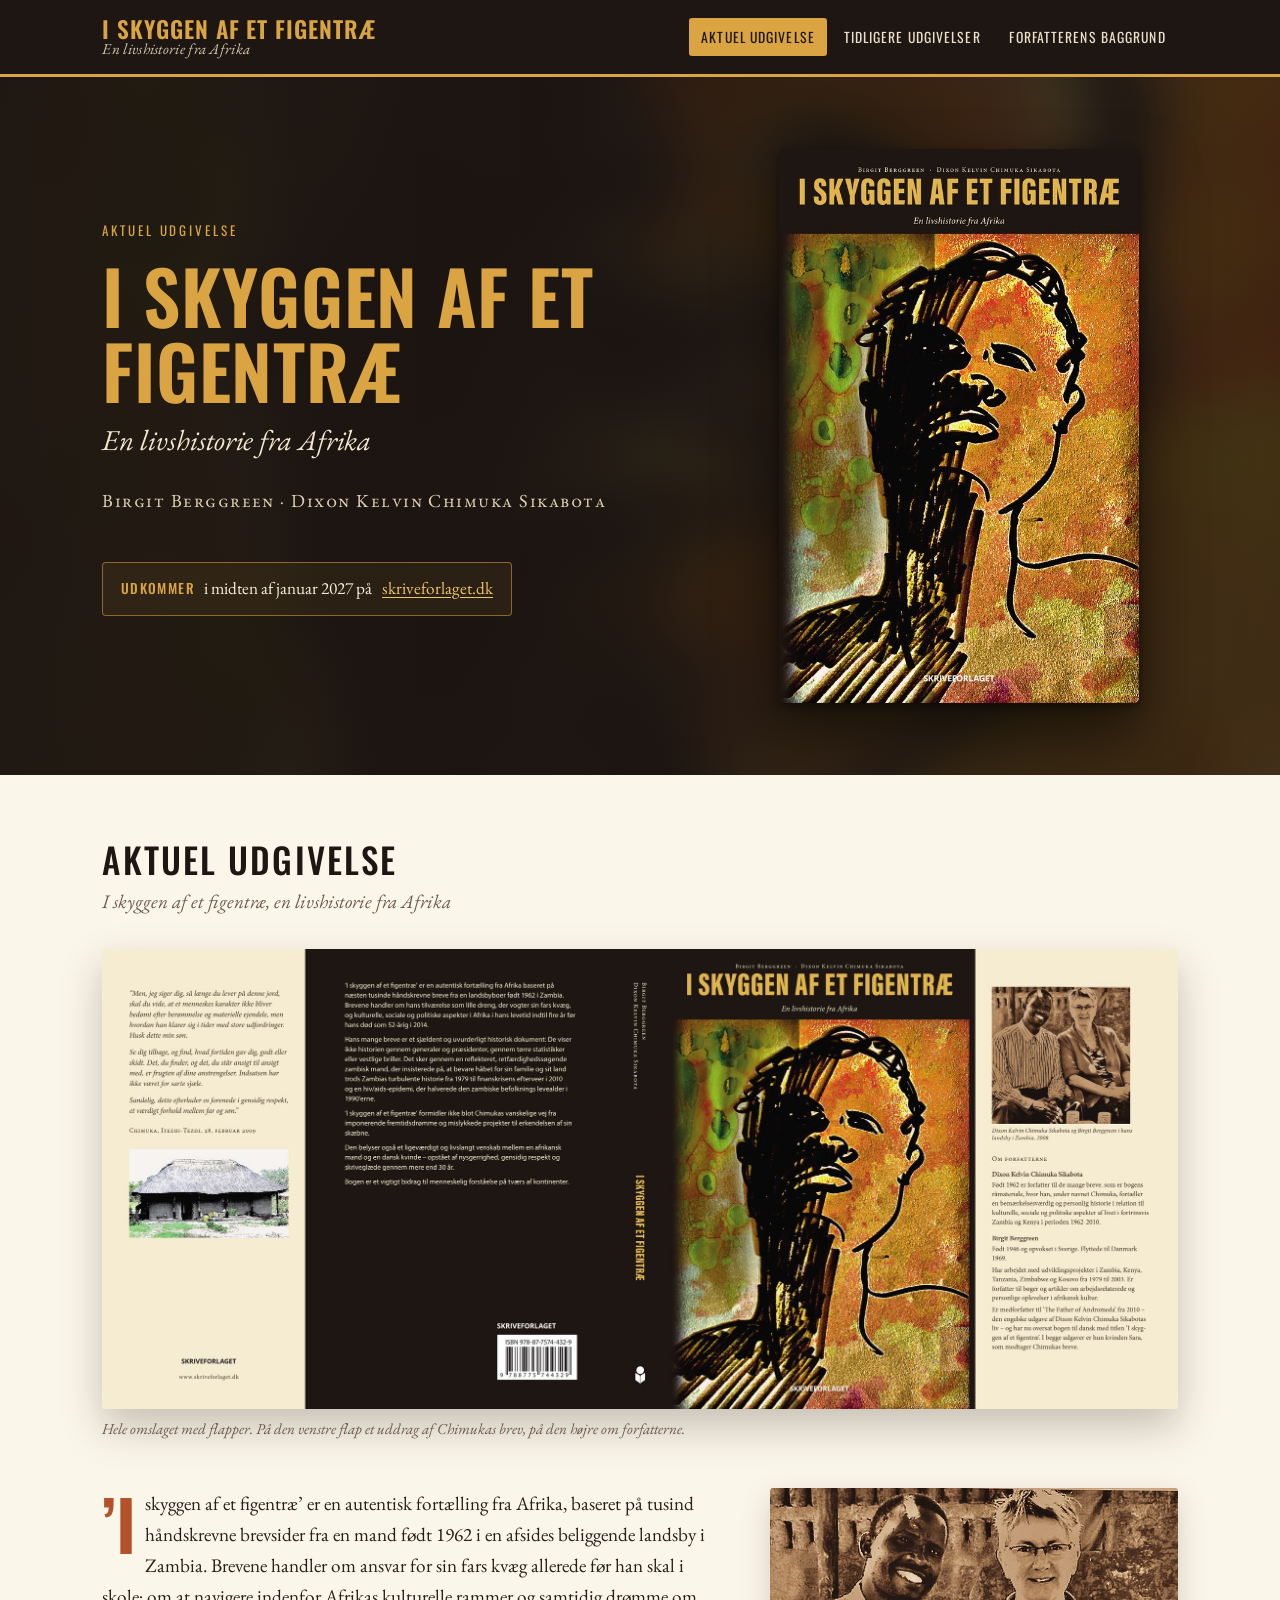
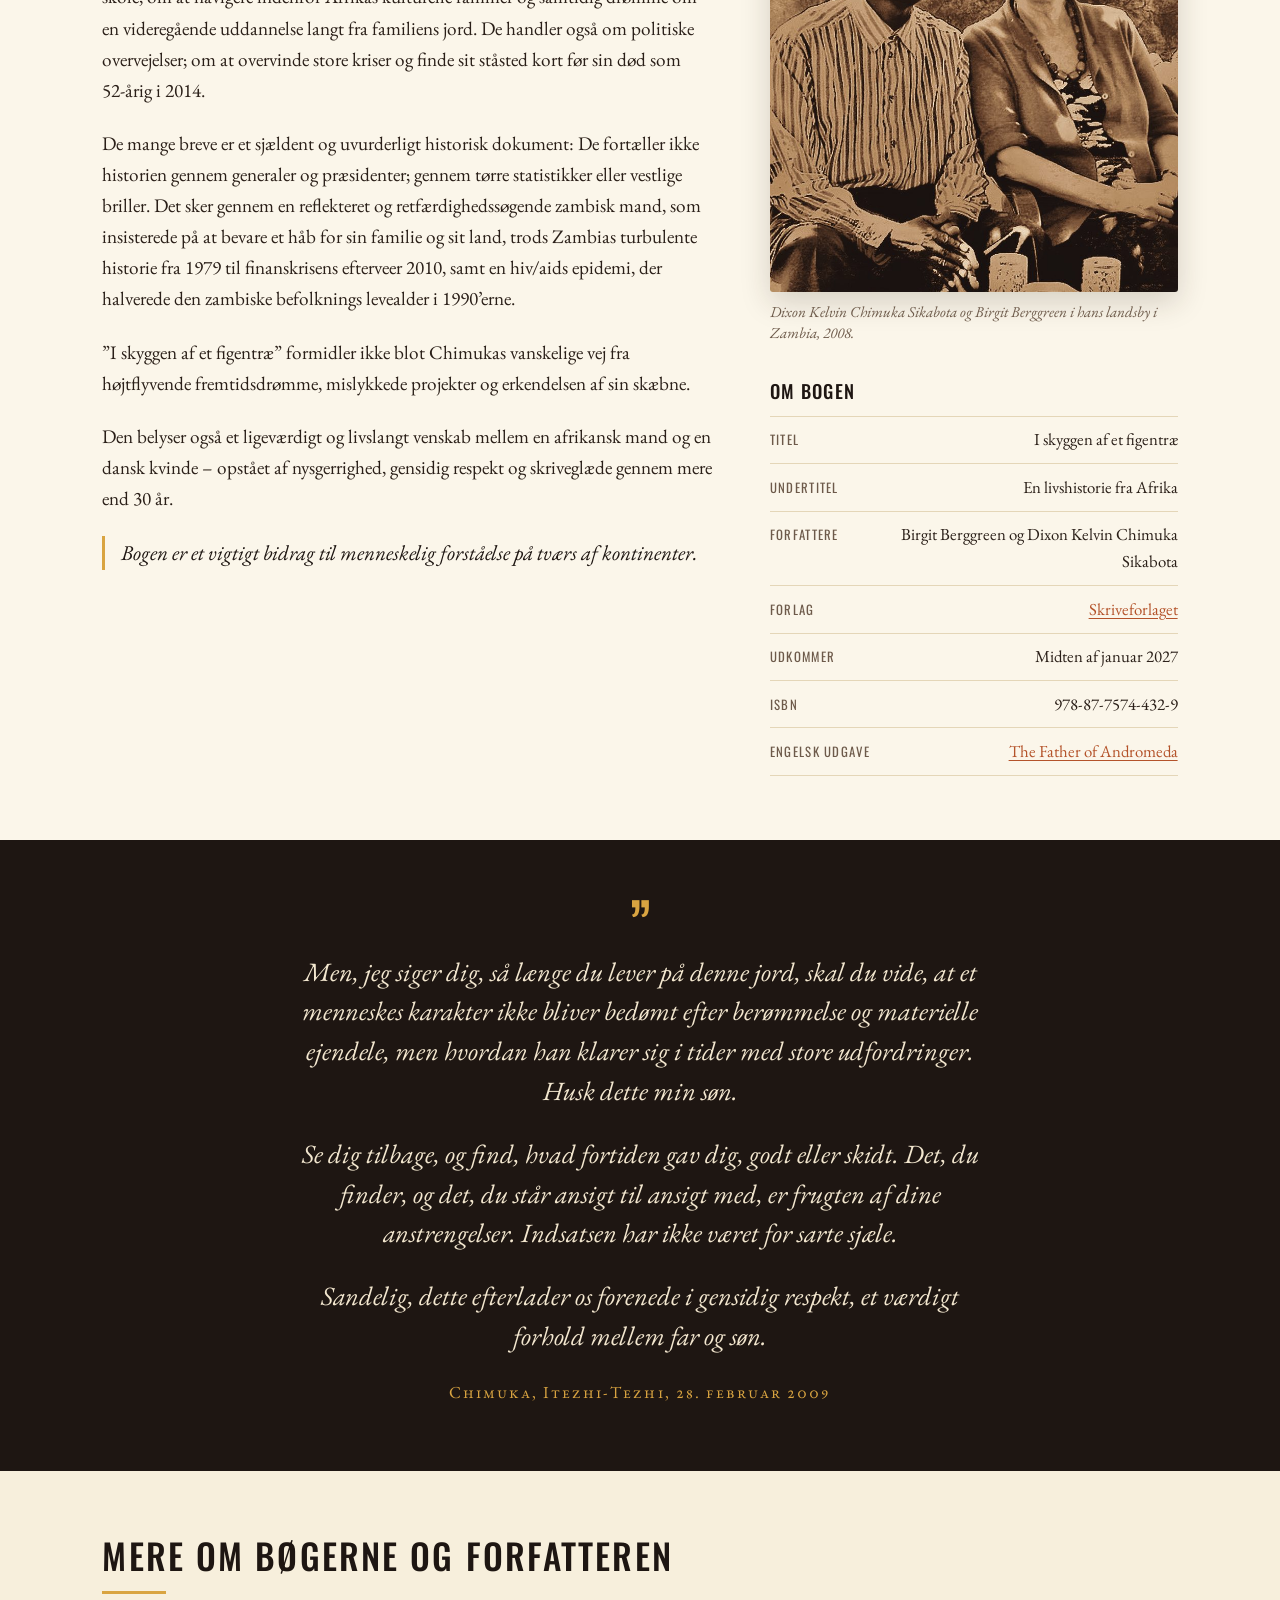
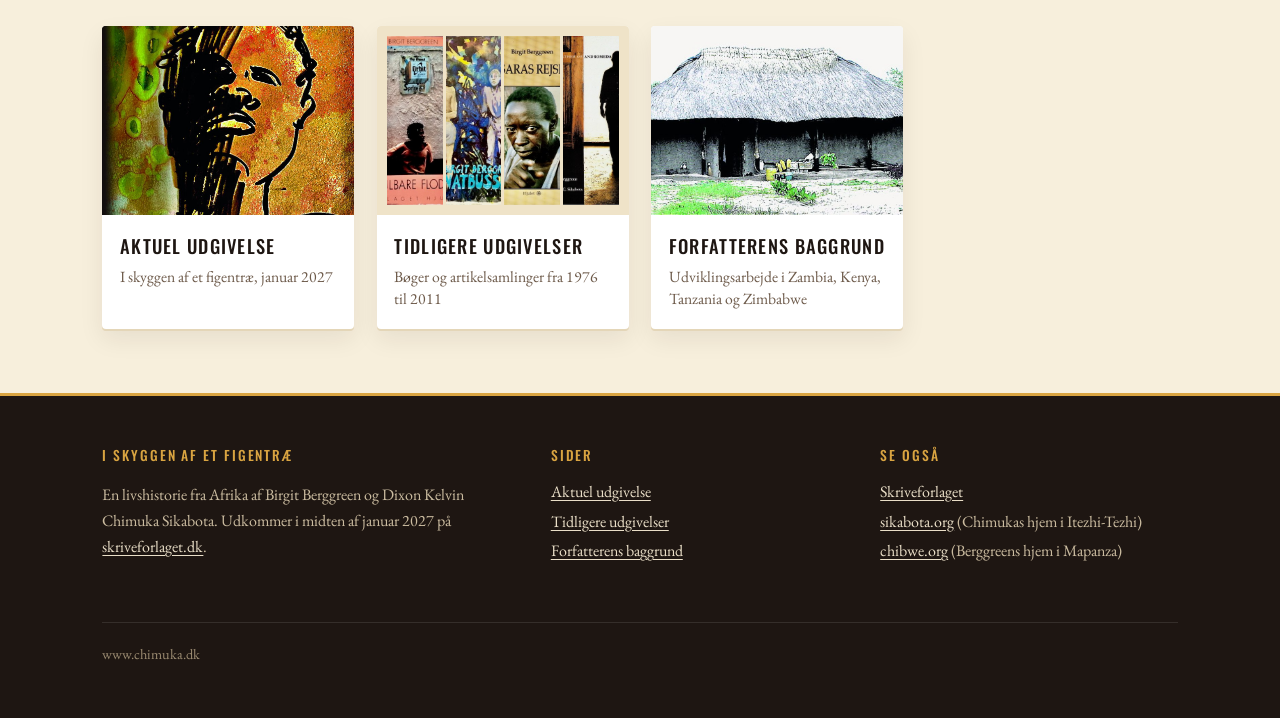
<file: index.html>
<!doctype html>
<html lang="da">
<head>
<meta charset="utf-8">
<meta name="viewport" content="width=device-width,initial-scale=1">
<title>I skyggen af et figentræ · En livshistorie fra Afrika</title>
<meta name="description" content="En autentisk fortælling fra Afrika, baseret på tusind håndskrevne brevsider fra en zambisk landsbyboer. Af Birgit Berggreen og Dixon Kelvin Chimuka Sikabota. Udkommer i midten af januar 2027 på Skriveforlaget.">
<link rel="canonical" href="https://chimuka.dk/">
<meta name="author" content="Birgit Berggreen og Dixon Kelvin Chimuka Sikabota">
<meta name="theme-color" content="#1e1612">
<meta property="og:type" content="book">
<meta property="og:locale" content="da_DK">
<meta property="og:site_name" content="chimuka.dk">
<meta property="og:title" content="I skyggen af et figentræ · En livshistorie fra Afrika">
<meta property="og:description" content="En autentisk fortælling fra Afrika, baseret på tusind håndskrevne brevsider fra en zambisk landsbyboer. Af Birgit Berggreen og Dixon Kelvin Chimuka Sikabota. Udkommer i midten af januar 2027 på Skriveforlaget.">
<meta property="og:url" content="https://chimuka.dk/">
<meta property="og:image" content="https://chimuka.dk/assets/img/og-chimuka.jpg">
<meta property="og:image:width" content="1200">
<meta property="og:image:height" content="630">
<meta property="og:image:alt" content="Bogomslaget til I skyggen af et figentræ, en livshistorie fra Afrika">
<meta name="twitter:card" content="summary_large_image">
<meta name="twitter:title" content="I skyggen af et figentræ · En livshistorie fra Afrika">
<meta name="twitter:description" content="En autentisk fortælling fra Afrika, baseret på tusind håndskrevne brevsider fra en zambisk landsbyboer. Af Birgit Berggreen og Dixon Kelvin Chimuka Sikabota. Udkommer i midten af januar 2027 på Skriveforlaget.">
<meta name="twitter:image" content="https://chimuka.dk/assets/img/og-chimuka.jpg">
<link rel="icon" href="favicon.ico" sizes="any">
<link rel="icon" type="image/png" sizes="32x32" href="favicon-32.png">
<link rel="apple-touch-icon" href="apple-touch-icon.png">
<link rel="preload" href="assets/fonts/oswald.woff2" as="font" type="font/woff2" crossorigin>
<link rel="preload" href="assets/fonts/ebgaramond.woff2" as="font" type="font/woff2" crossorigin>
<link rel="stylesheet" href="assets/css/site.css">
<script type="application/ld+json">
{"@context":"https://schema.org","@type":"Book","name":"I skyggen af et figentræ","alternativeHeadline":"En livshistorie fra Afrika","inLanguage":"da","isbn":"978-87-7574-432-9","author":[{"@type":"Person","name":"Birgit Berggreen"},{"@type":"Person","name":"Dixon Kelvin Chimuka Sikabota"}],"publisher":{"@type":"Organization","name":"Skriveforlaget","url":"https://skriveforlaget.dk"},"image":"https://chimuka.dk/assets/img/omslag-forside.jpg","url":"https://chimuka.dk/","translationOfWork":{"@type":"Book","name":"The Father of Andromeda"}}
</script>
</head>
<body>
<a class="skip" href="#indhold">Spring til indhold</a>
<header class="site-header">
  <div class="wrap">
    <a class="brand" href="index.html"><b>I skyggen af et figentræ</b><small>En livshistorie fra Afrika</small></a>
    <nav class="nav" aria-label="Hovedmenu">
      <a href="index.html" aria-current="page">Aktuel udgivelse</a>
      <a href="tidligere-udgivelser.html">Tidligere udgivelser</a>
      <a href="forfatterens-baggrund.html">Forfatterens baggrund</a>
      <!-- Skjult indtil materiale er klar: <a href="billedboeger.html">Billedbøger</a> -->
    </nav>
  </div>
</header>
<main id="indhold">
<section class="hero">
  <div class="wrap">
    <div>
      <p class="kicker">Aktuel udgivelse</p>
      <h1>I skyggen af et figentræ</h1>
      <p class="sub">En livshistorie fra Afrika</p>
      <p class="authors">Birgit Berggreen · Dixon Kelvin Chimuka Sikabota</p>
      <p class="release"><strong>Udkommer</strong> i midten af januar 2027 på <a href="https://skriveforlaget.dk">skriveforlaget.dk</a></p>
    </div>
    <div class="cover">
      <img src="assets/img/omslag-forside.jpg" srcset="assets/img/omslag-forside-600.jpg 600w, assets/img/omslag-forside.jpg 1000w" sizes="(max-width:760px) 250px, 360px" width="1000" height="1539" alt="Forsiden af bogen I skyggen af et figentræ: en tegnet mand set fra siden mod en varm, okkerfarvet baggrund">
    </div>
  </div>
</section>

<section class="section" id="bogen">
  <div class="wrap">
    <h2>Aktuel udgivelse</h2>
    <p class="lead-note">I skyggen af et figentræ, en livshistorie fra Afrika</p>
    <figure class="figure spread">
      <img src="assets/img/omslag-hele.jpg" width="2200" height="941" loading="lazy" alt="Hele bogomslaget med flapper, bagside, ryg og forside">
      <figcaption>Hele omslaget med flapper. På den venstre flap et uddrag af Chimukas brev, på den højre om forfatterne.</figcaption>
    </figure>
    <div class="two-col">
      <div class="prose">
        <p>’I skyggen af et figentræ’ er en autentisk fortælling fra Afrika, baseret på tusind håndskrevne brevsider fra en mand født 1962 i en afsides beliggende landsby i Zambia. Brevene handler om ansvar for sin fars kvæg allerede før han skal i skole; om at navigere indenfor Afrikas kulturelle rammer og samtidig drømme om en videregående uddannelse langt fra familiens jord. De handler også om politiske overvejelser; om at overvinde store kriser og finde sit ståsted kort før sin død som 52-årig i 2014.</p>
        <p>De mange breve er et sjældent og uvurderligt historisk dokument: De fortæller ikke historien gennem generaler og præsidenter; gennem tørre statistikker eller vestlige briller. Det sker gennem en reflekteret og retfærdighedssøgende zambisk mand, som insisterede på at bevare et håb for sin familie og sit land, trods Zambias turbulente historie fra 1979 til finanskrisens efterveer 2010, samt en hiv/aids epidemi, der halverede den zambiske befolknings levealder i 1990’erne.</p>
        <p>”I skyggen af et figentræ” formidler ikke blot Chimukas vanskelige vej fra højtflyvende fremtidsdrømme, mislykkede projekter og erkendelsen af sin skæbne.</p>
        <p>Den belyser også et ligeværdigt og livslangt venskab mellem en afrikansk mand og en dansk kvinde – opstået af nysgerrighed, gensidig respekt og skriveglæde gennem mere end 30 år.</p>
        <p class="closing">Bogen er et vigtigt bidrag til menneskelig forståelse på tværs af kontinenter.</p>
      </div>
      <aside>
        <figure class="figure">
          <img src="assets/img/chimuka-og-birgit-2008.jpg" width="800" height="793" loading="lazy" alt="Dixon Kelvin Chimuka Sikabota og Birgit Berggreen sidder side om side og smiler">
          <figcaption>Dixon Kelvin Chimuka Sikabota og Birgit Berggreen i hans landsby i Zambia, 2008.</figcaption>
        </figure>
        <h3 style="margin:2rem 0 .6rem">Om bogen</h3>
        <ul class="facts">
          <li><span>Titel</span><span>I skyggen af et figentræ</span></li>
          <li><span>Undertitel</span><span>En livshistorie fra Afrika</span></li>
          <li><span>Forfattere</span><span>Birgit Berggreen og Dixon Kelvin Chimuka Sikabota</span></li>
          <li><span>Forlag</span><span><a href="https://skriveforlaget.dk">Skriveforlaget</a></span></li>
          <li><span>Udkommer</span><span>Midten af januar 2027</span></li>
          <li><span>ISBN</span><span>978-87-7574-432-9</span></li>
          <li><span>Engelsk udgave</span><span><a href="tidligere-udgivelser.html#the-father-of-andromeda">The Father of Andromeda</a></span></li>
        </ul>
      </aside>
    </div>
  </div>
</section>

<section class="section dark">
  <div class="wrap quote">
    <span class="mark" aria-hidden="true">”</span>
    <blockquote>
      <p>Men, jeg siger dig, så længe du lever på denne jord, skal du vide, at et menneskes karakter ikke bliver bedømt efter berømmelse og materielle ejendele, men hvordan han klarer sig i tider med store udfordringer. Husk dette min søn.</p>
      <p>Se dig tilbage, og find, hvad fortiden gav dig, godt eller skidt. Det, du finder, og det, du står ansigt til ansigt med, er frugten af dine anstrengelser. Indsatsen har ikke været for sarte sjæle.</p>
      <p>Sandelig, dette efterlader os forenede i gensidig respekt, et værdigt forhold mellem far og søn.</p>
    </blockquote>
    <cite>Chimuka, Itezhi-Tezhi, 28. februar 2009</cite>
  </div>
</section>

<section class="section alt">
  <div class="wrap">
    <h2>Mere om bøgerne og forfatteren</h2>
    <hr class="rule">
    <div class="tiles">
      <a class="tile" href="#bogen">
        <div class="ph"><img src="assets/img/figentrae-portraet.jpg" loading="lazy" width="1000" height="1316" alt="" style="object-position:center 25%"></div>
        <div class="t"><h3>Aktuel udgivelse</h3><span>I skyggen af et figentræ, januar 2027</span></div>
      </a>
      <a class="tile" href="tidligere-udgivelser.html">
        <div class="ph covers"><img src="assets/img/cover-sejlbare-floder.jpg" alt="" loading="lazy"><img src="assets/img/cover-natbussen.jpg" alt="" loading="lazy"><img src="assets/img/cover-saras-rejse.jpg" alt="" loading="lazy"><img src="assets/img/cover-the-father-of-andromeda.jpg" alt="" loading="lazy"></div>
        <div class="t"><h3>Tidligere udgivelser</h3><span>Bøger og artikelsamlinger fra 1976 til 2011</span></div>
      </a>
      <a class="tile" href="forfatterens-baggrund.html">
        <div class="ph"><img src="assets/img/landsbyhus.jpg" loading="lazy" width="1000" height="558" alt=""></div>
        <div class="t"><h3>Forfatterens baggrund</h3><span>Udviklingsarbejde i Zambia, Kenya, Tanzania og Zimbabwe</span></div>
      </a>
      <!-- Skjult indtil materiale er klar:
      <a class="tile" href="billedboeger.html">
        <div class="ph pending">Billeder følger</div>
        <div class="t"><h3>Billedbøger</h3><span>Siden er under opbygning</span></div>
      </a>
      -->
    </div>
  </div>
</section>
</main>
<footer class="site-footer">
  <div class="wrap">
    <div>
      <h4>I skyggen af et figentræ</h4>
      <p>En livshistorie fra Afrika af Birgit Berggreen og Dixon Kelvin Chimuka Sikabota. Udkommer i midten af januar 2027 på <a href="https://skriveforlaget.dk">skriveforlaget.dk</a>.</p>
    </div>
    <div>
      <h4>Sider</h4>
      <ul>
          <li><a href="index.html">Aktuel udgivelse</a></li>
          <li><a href="tidligere-udgivelser.html">Tidligere udgivelser</a></li>
          <li><a href="forfatterens-baggrund.html">Forfatterens baggrund</a></li>
          <!-- Skjult indtil materiale er klar: <li><a href="billedboeger.html">Billedbøger</a></li> -->
      </ul>
    </div>
    <div>
      <h4>Se også</h4>
      <ul>
          <li><a href="https://skriveforlaget.dk">Skriveforlaget</a></li>
          <li><a href="https://sikabota.org">sikabota.org</a> (Chimukas hjem i Itezhi-Tezhi)</li>
          <li><a href="https://chibwe.org">chibwe.org</a> (Berggreens hjem i Mapanza)</li>
      </ul>
    </div>
    <p class="fine">www.chimuka.dk</p>
  </div>
</footer>
</body>
</html>
</file>
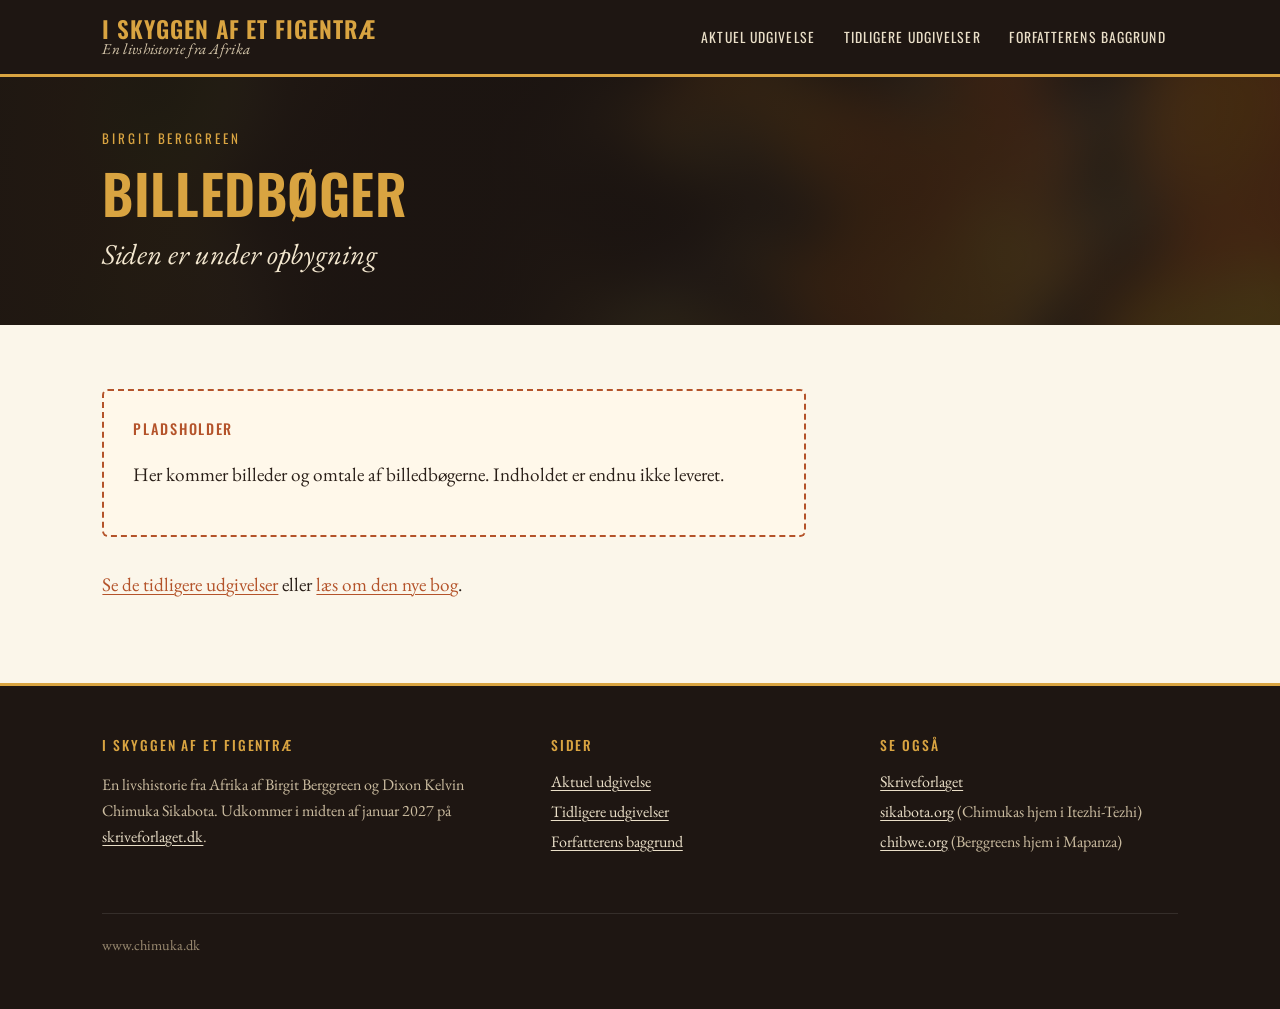
<file: billedboeger.html>
<!doctype html>
<html lang="da">
<head>
<meta charset="utf-8">
<meta name="viewport" content="width=device-width,initial-scale=1">
<title>Billedbøger · chimuka.dk</title>
<meta name="description" content="Billedbøger af Birgit Berggreen. Siden er under opbygning.">
<meta name="robots" content="noindex">
<link rel="canonical" href="https://chimuka.dk/billedboeger.html">
<meta name="author" content="Birgit Berggreen og Dixon Kelvin Chimuka Sikabota">
<meta name="theme-color" content="#1e1612">
<meta property="og:type" content="website">
<meta property="og:locale" content="da_DK">
<meta property="og:site_name" content="chimuka.dk">
<meta property="og:title" content="Billedbøger · chimuka.dk">
<meta property="og:description" content="Billedbøger af Birgit Berggreen. Siden er under opbygning.">
<meta property="og:url" content="https://chimuka.dk/billedboeger.html">
<meta property="og:image" content="https://chimuka.dk/assets/img/og-chimuka.jpg">
<meta property="og:image:width" content="1200">
<meta property="og:image:height" content="630">
<meta property="og:image:alt" content="Bogomslaget til I skyggen af et figentræ, en livshistorie fra Afrika">
<meta name="twitter:card" content="summary_large_image">
<meta name="twitter:title" content="Billedbøger · chimuka.dk">
<meta name="twitter:description" content="Billedbøger af Birgit Berggreen. Siden er under opbygning.">
<meta name="twitter:image" content="https://chimuka.dk/assets/img/og-chimuka.jpg">
<link rel="icon" href="favicon.ico" sizes="any">
<link rel="icon" type="image/png" sizes="32x32" href="favicon-32.png">
<link rel="apple-touch-icon" href="apple-touch-icon.png">
<link rel="preload" href="assets/fonts/oswald.woff2" as="font" type="font/woff2" crossorigin>
<link rel="preload" href="assets/fonts/ebgaramond.woff2" as="font" type="font/woff2" crossorigin>
<link rel="stylesheet" href="assets/css/site.css">
</head>
<body>
<a class="skip" href="#indhold">Spring til indhold</a>
<header class="site-header">
  <div class="wrap">
    <a class="brand" href="index.html"><b>I skyggen af et figentræ</b><small>En livshistorie fra Afrika</small></a>
    <nav class="nav" aria-label="Hovedmenu">
      <a href="index.html">Aktuel udgivelse</a>
      <a href="tidligere-udgivelser.html">Tidligere udgivelser</a>
      <a href="forfatterens-baggrund.html">Forfatterens baggrund</a>
      <!-- Skjult indtil materiale er klar: <a href="billedboeger.html" aria-current="page">Billedbøger</a> -->
    </nav>
  </div>
</header>
<main id="indhold">
<section class="hero hero-page">
  <div class="wrap">
    <div>
      <p class="kicker">Birgit Berggreen</p>
      <h1>Billedbøger</h1>
      <p class="sub">Siden er under opbygning</p>
    </div>
  </div>
</section>
<section class="section">
  <div class="wrap">
    <div class="placeholder">
      <strong>Pladsholder</strong>
      <p>Her kommer billeder og omtale af billedbøgerne. Indholdet er endnu ikke leveret.</p>
    </div>
    <p style="margin-top:2rem"><a href="tidligere-udgivelser.html">Se de tidligere udgivelser</a> eller <a href="index.html">læs om den nye bog</a>.</p>
  </div>
</section>
</main>
<footer class="site-footer">
  <div class="wrap">
    <div>
      <h4>I skyggen af et figentræ</h4>
      <p>En livshistorie fra Afrika af Birgit Berggreen og Dixon Kelvin Chimuka Sikabota. Udkommer i midten af januar 2027 på <a href="https://skriveforlaget.dk">skriveforlaget.dk</a>.</p>
    </div>
    <div>
      <h4>Sider</h4>
      <ul>
          <li><a href="index.html">Aktuel udgivelse</a></li>
          <li><a href="tidligere-udgivelser.html">Tidligere udgivelser</a></li>
          <li><a href="forfatterens-baggrund.html">Forfatterens baggrund</a></li>
          <!-- Skjult indtil materiale er klar: <li><a href="billedboeger.html">Billedbøger</a></li> -->
      </ul>
    </div>
    <div>
      <h4>Se også</h4>
      <ul>
          <li><a href="https://skriveforlaget.dk">Skriveforlaget</a></li>
          <li><a href="https://sikabota.org">sikabota.org</a> (Chimukas hjem i Itezhi-Tezhi)</li>
          <li><a href="https://chibwe.org">chibwe.org</a> (Berggreens hjem i Mapanza)</li>
      </ul>
    </div>
    <p class="fine">www.chimuka.dk</p>
  </div>
</footer>
</body>
</html>
</file>
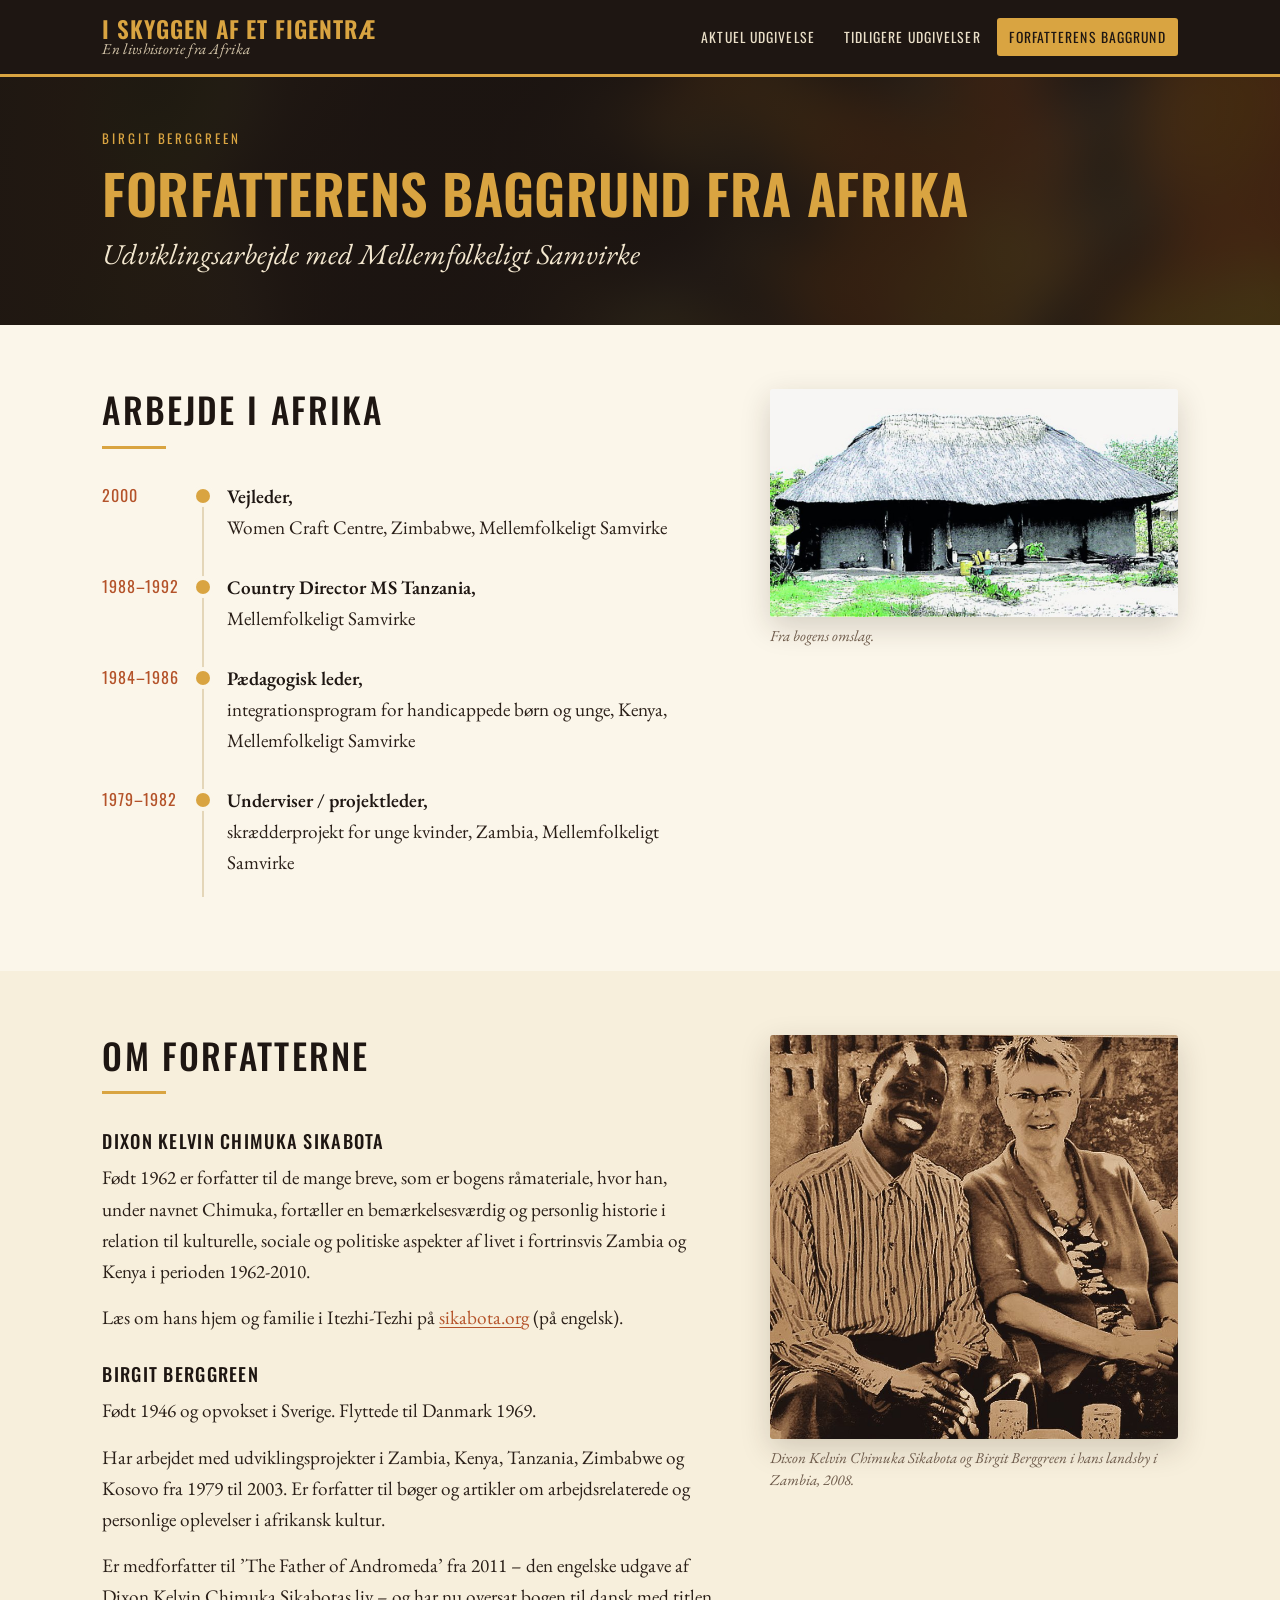
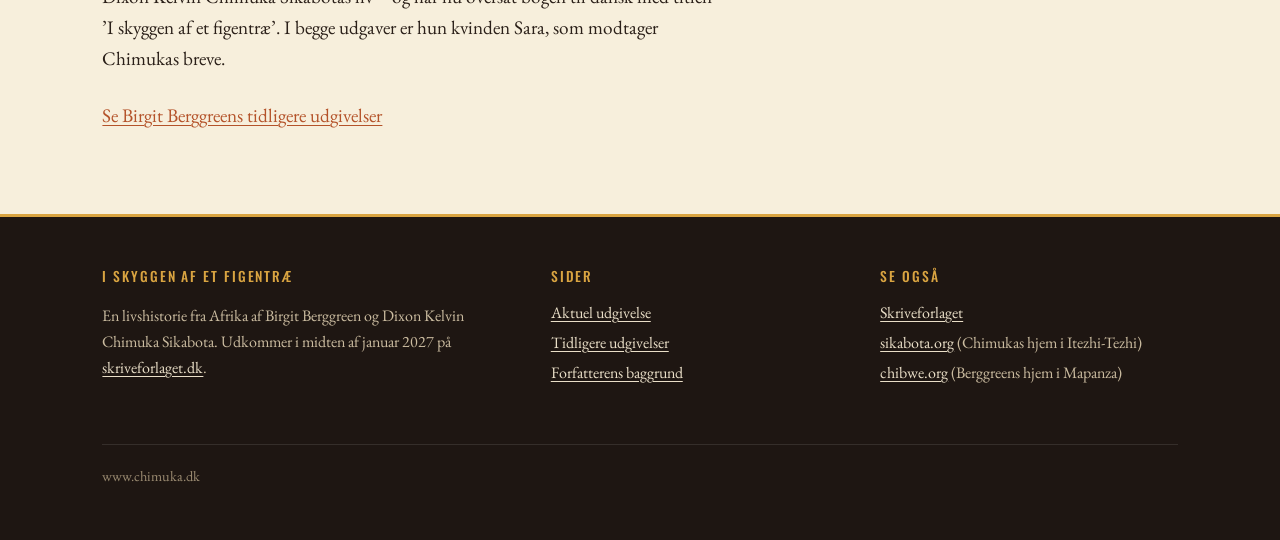
<file: forfatterens-baggrund.html>
<!doctype html>
<html lang="da">
<head>
<meta charset="utf-8">
<meta name="viewport" content="width=device-width,initial-scale=1">
<title>Forfatterens baggrund fra Afrika · chimuka.dk</title>
<meta name="description" content="Birgit Berggreens baggrund fra udviklingsarbejde i Zambia, Kenya, Tanzania og Zimbabwe, og om forfatterne til I skyggen af et figentræ.">
<link rel="canonical" href="https://chimuka.dk/forfatterens-baggrund.html">
<meta name="author" content="Birgit Berggreen og Dixon Kelvin Chimuka Sikabota">
<meta name="theme-color" content="#1e1612">
<meta property="og:type" content="website">
<meta property="og:locale" content="da_DK">
<meta property="og:site_name" content="chimuka.dk">
<meta property="og:title" content="Forfatterens baggrund fra Afrika · chimuka.dk">
<meta property="og:description" content="Birgit Berggreens baggrund fra udviklingsarbejde i Zambia, Kenya, Tanzania og Zimbabwe, og om forfatterne til I skyggen af et figentræ.">
<meta property="og:url" content="https://chimuka.dk/forfatterens-baggrund.html">
<meta property="og:image" content="https://chimuka.dk/assets/img/og-chimuka.jpg">
<meta property="og:image:width" content="1200">
<meta property="og:image:height" content="630">
<meta property="og:image:alt" content="Bogomslaget til I skyggen af et figentræ, en livshistorie fra Afrika">
<meta name="twitter:card" content="summary_large_image">
<meta name="twitter:title" content="Forfatterens baggrund fra Afrika · chimuka.dk">
<meta name="twitter:description" content="Birgit Berggreens baggrund fra udviklingsarbejde i Zambia, Kenya, Tanzania og Zimbabwe, og om forfatterne til I skyggen af et figentræ.">
<meta name="twitter:image" content="https://chimuka.dk/assets/img/og-chimuka.jpg">
<link rel="icon" href="favicon.ico" sizes="any">
<link rel="icon" type="image/png" sizes="32x32" href="favicon-32.png">
<link rel="apple-touch-icon" href="apple-touch-icon.png">
<link rel="preload" href="assets/fonts/oswald.woff2" as="font" type="font/woff2" crossorigin>
<link rel="preload" href="assets/fonts/ebgaramond.woff2" as="font" type="font/woff2" crossorigin>
<link rel="stylesheet" href="assets/css/site.css">
</head>
<body>
<a class="skip" href="#indhold">Spring til indhold</a>
<header class="site-header">
  <div class="wrap">
    <a class="brand" href="index.html"><b>I skyggen af et figentræ</b><small>En livshistorie fra Afrika</small></a>
    <nav class="nav" aria-label="Hovedmenu">
      <a href="index.html">Aktuel udgivelse</a>
      <a href="tidligere-udgivelser.html">Tidligere udgivelser</a>
      <a href="forfatterens-baggrund.html" aria-current="page">Forfatterens baggrund</a>
      <!-- Skjult indtil materiale er klar: <a href="billedboeger.html">Billedbøger</a> -->
    </nav>
  </div>
</header>
<main id="indhold">
<section class="hero hero-page">
  <div class="wrap">
    <div>
      <p class="kicker">Birgit Berggreen</p>
      <h1>Forfatterens baggrund fra Afrika</h1>
      <p class="sub">Udviklingsarbejde med Mellemfolkeligt Samvirke</p>
    </div>
  </div>
</section>
<section class="section">
  <div class="wrap two-col">
    <div>
      <h2>Arbejde i Afrika</h2>
      <hr class="rule">
      <ol class="timeline" reversed>
        <li><span class="yr">2000</span><span><span class="role">Vejleder,</span>Women Craft Centre, Zimbabwe, Mellemfolkeligt Samvirke</span></li>
        <li><span class="yr">1988–1992</span><span><span class="role">Country Director MS Tanzania,</span>Mellemfolkeligt Samvirke</span></li>
        <li><span class="yr">1984–1986</span><span><span class="role">Pædagogisk leder,</span>integrationsprogram for handicappede børn og unge, Kenya, Mellemfolkeligt Samvirke</span></li>
        <li><span class="yr">1979–1982</span><span><span class="role">Underviser / projektleder,</span>skrædderprojekt for unge kvinder, Zambia, Mellemfolkeligt Samvirke</span></li>
      </ol>
    </div>
    <figure class="figure">
      <img src="assets/img/landsbyhus.jpg" width="1000" height="558" loading="lazy" alt="Et stråtækt hus med lerkalkede vægge">
      <figcaption>Fra bogens omslag.</figcaption>
    </figure>
  </div>
</section>
<section class="section alt">
  <div class="wrap two-col">
    <div>
      <h2>Om forfatterne</h2>
      <hr class="rule">
      <div class="bio">
        <h3>Dixon Kelvin Chimuka Sikabota</h3>
        <p>Født 1962 er forfatter til de mange breve, som er bogens råmateriale, hvor han, under navnet Chimuka, fortæller en bemærkelsesværdig og personlig historie i relation til kulturelle, sociale og politiske aspekter af livet i fortrinsvis Zambia og Kenya i perioden 1962-2010.</p>
        <p>Læs om hans hjem og familie i Itezhi-Tezhi på <a href="https://sikabota.org">sikabota.org</a> (på engelsk).</p>
      </div>
      <div class="bio">
        <h3>Birgit Berggreen</h3>
        <p>Født 1946 og opvokset i Sverige. Flyttede til Danmark 1969.</p>
        <p>Har arbejdet med udviklingsprojekter i Zambia, Kenya, Tanzania, Zimbabwe og Kosovo fra 1979 til 2003. Er forfatter til bøger og artikler om arbejdsrelaterede og personlige oplevelser i afrikansk kultur.</p>
        <p>Er medforfatter til ’The Father of Andromeda’ fra 2011 – den engelske udgave af Dixon Kelvin Chimuka Sikabotas liv – og har nu oversat bogen til dansk med titlen ’I skyggen af et figentræ’. I begge udgaver er hun kvinden Sara, som modtager Chimukas breve.</p>
      </div>
      <p><a href="tidligere-udgivelser.html">Se Birgit Berggreens tidligere udgivelser</a></p>
    </div>
    <figure class="figure">
      <img src="assets/img/chimuka-og-birgit-2008.jpg" width="800" height="793" loading="lazy" alt="Dixon Kelvin Chimuka Sikabota og Birgit Berggreen sidder side om side og smiler">
      <figcaption>Dixon Kelvin Chimuka Sikabota og Birgit Berggreen i hans landsby i Zambia, 2008.</figcaption>
    </figure>
  </div>
</section>
</main>
<footer class="site-footer">
  <div class="wrap">
    <div>
      <h4>I skyggen af et figentræ</h4>
      <p>En livshistorie fra Afrika af Birgit Berggreen og Dixon Kelvin Chimuka Sikabota. Udkommer i midten af januar 2027 på <a href="https://skriveforlaget.dk">skriveforlaget.dk</a>.</p>
    </div>
    <div>
      <h4>Sider</h4>
      <ul>
          <li><a href="index.html">Aktuel udgivelse</a></li>
          <li><a href="tidligere-udgivelser.html">Tidligere udgivelser</a></li>
          <li><a href="forfatterens-baggrund.html">Forfatterens baggrund</a></li>
          <!-- Skjult indtil materiale er klar: <li><a href="billedboeger.html">Billedbøger</a></li> -->
      </ul>
    </div>
    <div>
      <h4>Se også</h4>
      <ul>
          <li><a href="https://skriveforlaget.dk">Skriveforlaget</a></li>
          <li><a href="https://sikabota.org">sikabota.org</a> (Chimukas hjem i Itezhi-Tezhi)</li>
          <li><a href="https://chibwe.org">chibwe.org</a> (Berggreens hjem i Mapanza)</li>
      </ul>
    </div>
    <p class="fine">www.chimuka.dk</p>
  </div>
</footer>
</body>
</html>
</file>
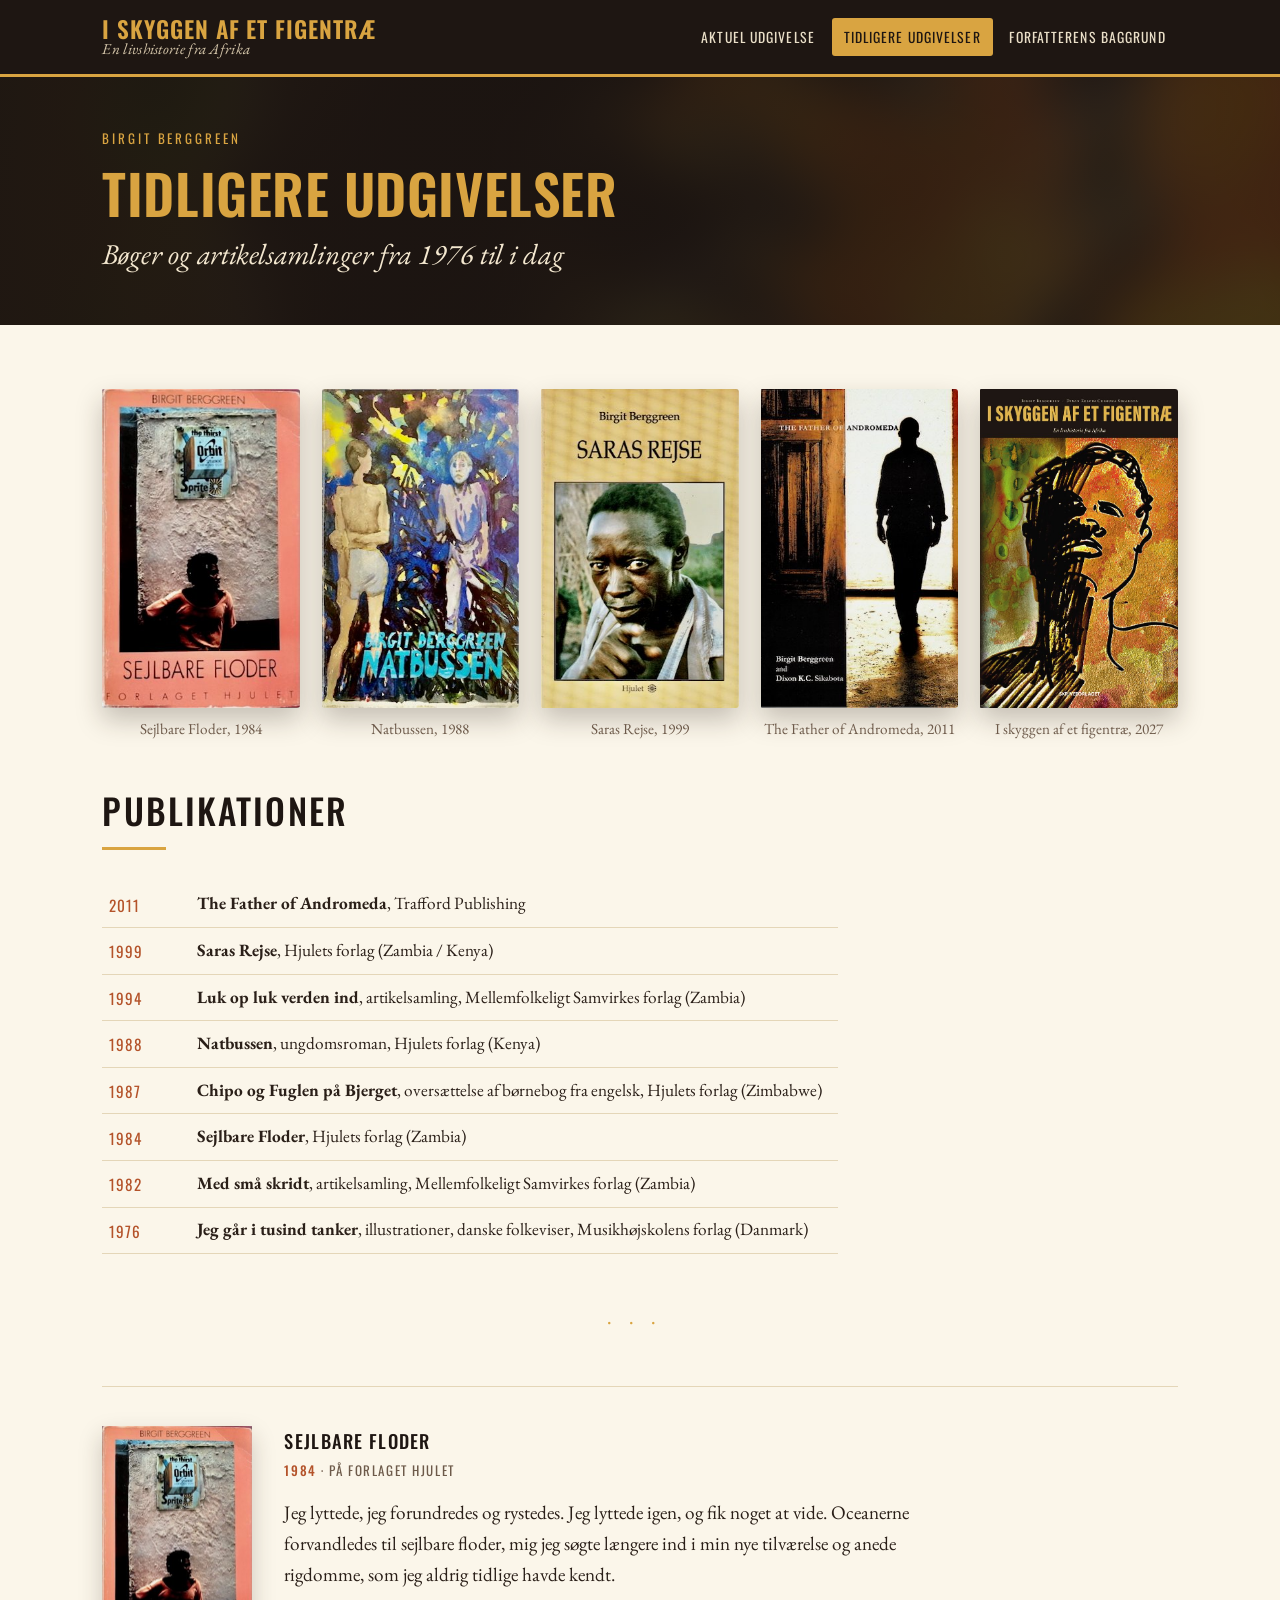
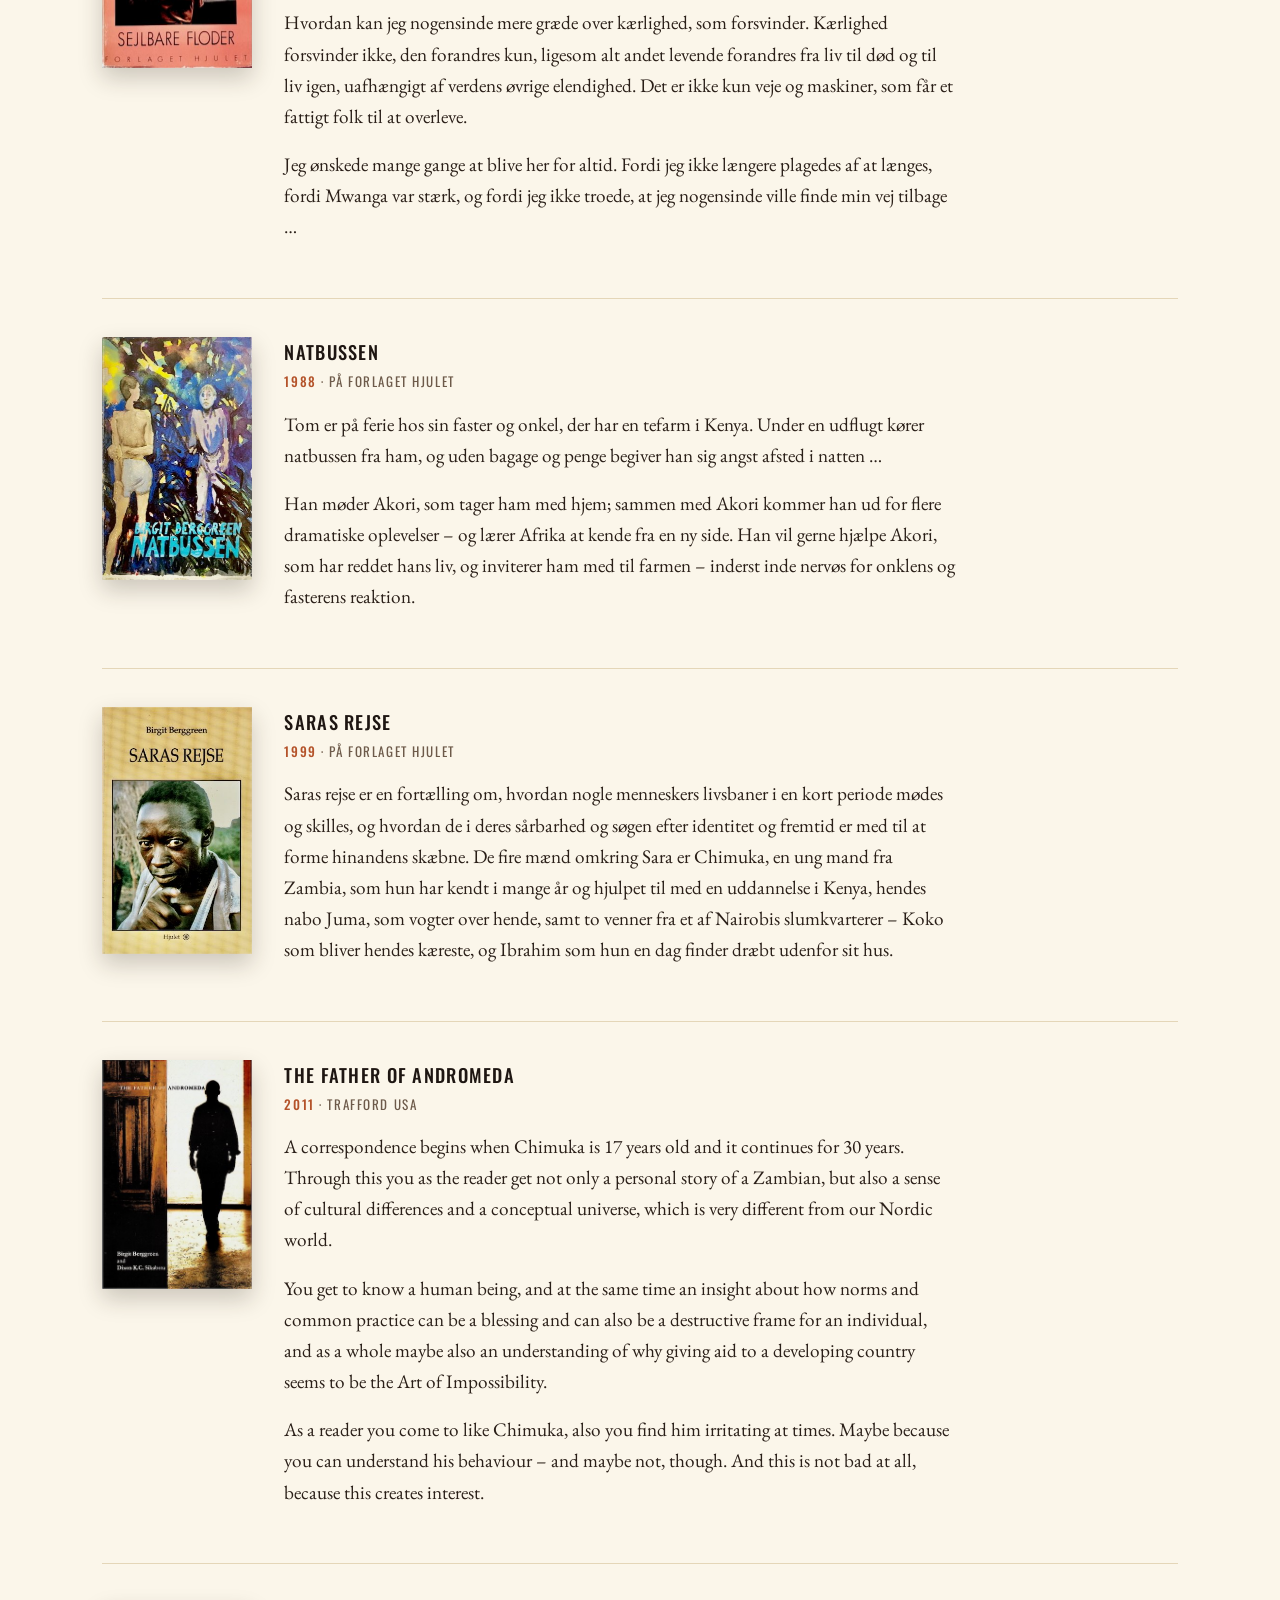
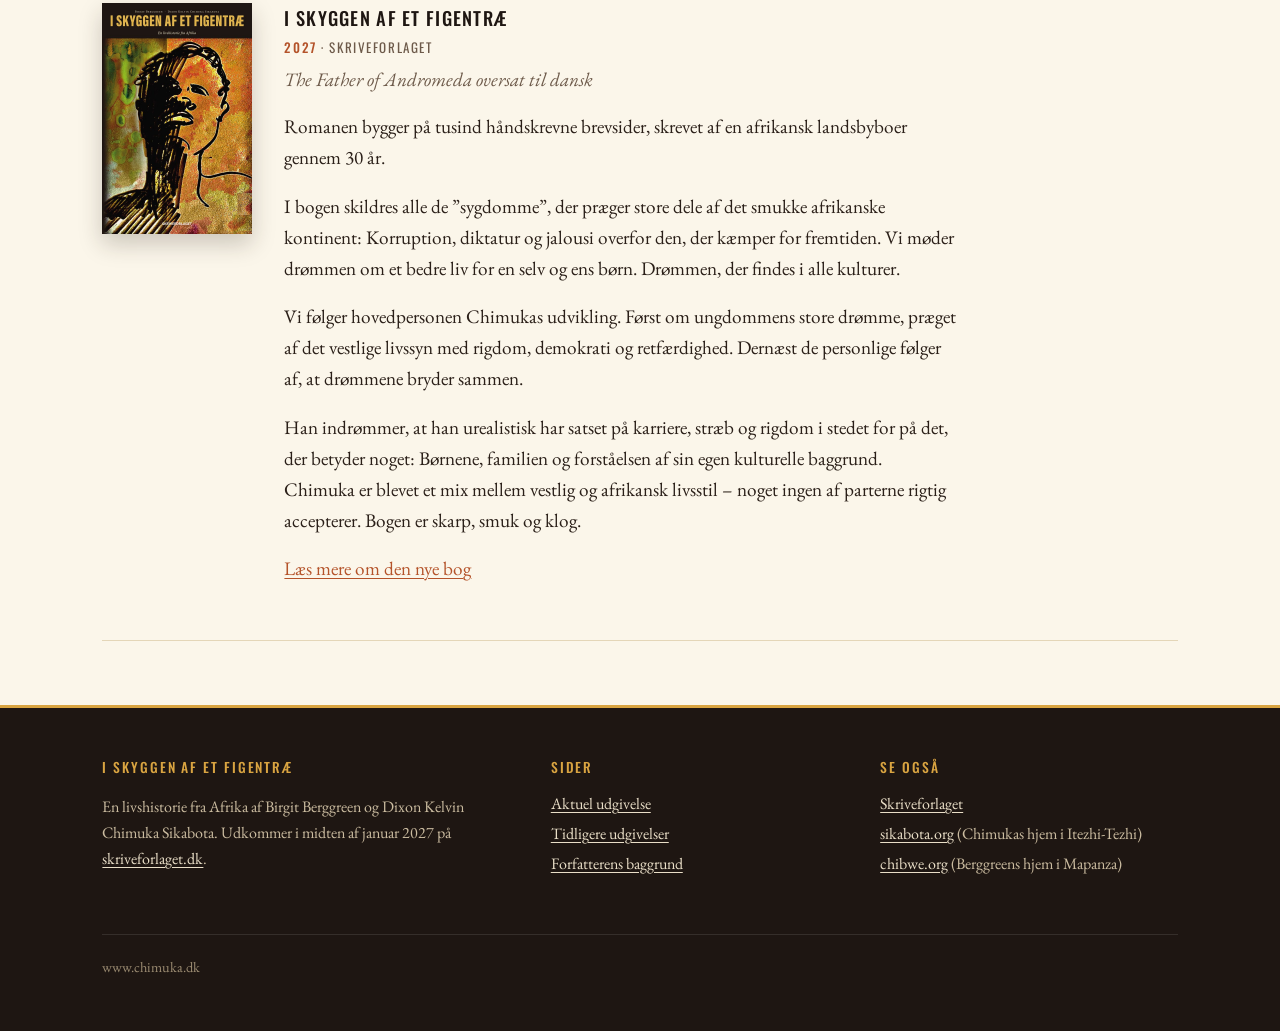
<file: tidligere-udgivelser.html>
<!doctype html>
<html lang="da">
<head>
<meta charset="utf-8">
<meta name="viewport" content="width=device-width,initial-scale=1">
<title>Tidligere udgivelser · Birgit Berggreen · chimuka.dk</title>
<meta name="description" content="Birgit Berggreens tidligere bøger: Sejlbare Floder, Natbussen, Saras Rejse, The Father of Andromeda og flere, samt den nye I skyggen af et figentræ.">
<link rel="canonical" href="https://chimuka.dk/tidligere-udgivelser.html">
<meta name="author" content="Birgit Berggreen og Dixon Kelvin Chimuka Sikabota">
<meta name="theme-color" content="#1e1612">
<meta property="og:type" content="website">
<meta property="og:locale" content="da_DK">
<meta property="og:site_name" content="chimuka.dk">
<meta property="og:title" content="Tidligere udgivelser · Birgit Berggreen · chimuka.dk">
<meta property="og:description" content="Birgit Berggreens tidligere bøger: Sejlbare Floder, Natbussen, Saras Rejse, The Father of Andromeda og flere, samt den nye I skyggen af et figentræ.">
<meta property="og:url" content="https://chimuka.dk/tidligere-udgivelser.html">
<meta property="og:image" content="https://chimuka.dk/assets/img/og-chimuka.jpg">
<meta property="og:image:width" content="1200">
<meta property="og:image:height" content="630">
<meta property="og:image:alt" content="Bogomslaget til I skyggen af et figentræ, en livshistorie fra Afrika">
<meta name="twitter:card" content="summary_large_image">
<meta name="twitter:title" content="Tidligere udgivelser · Birgit Berggreen · chimuka.dk">
<meta name="twitter:description" content="Birgit Berggreens tidligere bøger: Sejlbare Floder, Natbussen, Saras Rejse, The Father of Andromeda og flere, samt den nye I skyggen af et figentræ.">
<meta name="twitter:image" content="https://chimuka.dk/assets/img/og-chimuka.jpg">
<link rel="icon" href="favicon.ico" sizes="any">
<link rel="icon" type="image/png" sizes="32x32" href="favicon-32.png">
<link rel="apple-touch-icon" href="apple-touch-icon.png">
<link rel="preload" href="assets/fonts/oswald.woff2" as="font" type="font/woff2" crossorigin>
<link rel="preload" href="assets/fonts/ebgaramond.woff2" as="font" type="font/woff2" crossorigin>
<link rel="stylesheet" href="assets/css/site.css">
</head>
<body>
<a class="skip" href="#indhold">Spring til indhold</a>
<header class="site-header">
  <div class="wrap">
    <a class="brand" href="index.html"><b>I skyggen af et figentræ</b><small>En livshistorie fra Afrika</small></a>
    <nav class="nav" aria-label="Hovedmenu">
      <a href="index.html">Aktuel udgivelse</a>
      <a href="tidligere-udgivelser.html" aria-current="page">Tidligere udgivelser</a>
      <a href="forfatterens-baggrund.html">Forfatterens baggrund</a>
      <!-- Skjult indtil materiale er klar: <a href="billedboeger.html">Billedbøger</a> -->
    </nav>
  </div>
</header>
<main id="indhold">
<section class="hero hero-page">
  <div class="wrap">
    <div>
      <p class="kicker">Birgit Berggreen</p>
      <h1>Tidligere udgivelser</h1>
      <p class="sub">Bøger og artikelsamlinger fra 1976 til i dag</p>
    </div>
  </div>
</section>
<section class="section">
  <div class="wrap">
    <div class="shelf">
      <a href="#sejlbare-floder"><img src="assets/img/cover-sejlbare-floder.jpg" width="300" height="485" alt="Omslaget til Sejlbare Floder"><small>Sejlbare Floder, 1984</small></a>
      <a href="#natbussen"><img src="assets/img/cover-natbussen.jpg" width="300" height="485" alt="Omslaget til Natbussen"><small>Natbussen, 1988</small></a>
      <a href="#saras-rejse"><img src="assets/img/cover-saras-rejse.jpg" width="295" height="485" alt="Omslaget til Saras Rejse"><small>Saras Rejse, 1999</small></a>
      <a href="#the-father-of-andromeda"><img src="assets/img/cover-the-father-of-andromeda.jpg" width="317" height="484" alt="Omslaget til The Father of Andromeda"><small>The Father of Andromeda, 2011</small></a>
      <a href="#i-skyggen-af-et-figentrae"><img src="assets/img/omslag-forside-600.jpg" width="600" height="924" alt="Omslaget til I skyggen af et figentræ"><small>I skyggen af et figentræ, 2027</small></a>
    </div>
    <h2>Publikationer</h2>
    <hr class="rule">
    <table class="pubs">
      <tbody>
        <tr><td>2011</td><td><strong>The Father of Andromeda</strong>, Trafford Publishing</td></tr>
        <tr><td>1999</td><td><strong>Saras Rejse</strong>, Hjulets forlag (Zambia / Kenya)</td></tr>
        <tr><td>1994</td><td><strong>Luk op luk verden ind</strong>, artikelsamling, Mellemfolkeligt Samvirkes forlag (Zambia)</td></tr>
        <tr><td>1988</td><td><strong>Natbussen</strong>, ungdomsroman, Hjulets forlag (Kenya)</td></tr>
        <tr><td>1987</td><td><strong>Chipo og Fuglen på Bjerget</strong>, oversættelse af børnebog fra engelsk, Hjulets forlag (Zimbabwe)</td></tr>
        <tr><td>1984</td><td><strong>Sejlbare Floder</strong>, Hjulets forlag (Zambia)</td></tr>
        <tr><td>1982</td><td><strong>Med små skridt</strong>, artikelsamling, Mellemfolkeligt Samvirkes forlag (Zambia)</td></tr>
        <tr><td>1976</td><td><strong>Jeg går i tusind tanker</strong>, illustrationer, danske folkeviser, Musikhøjskolens forlag (Danmark)</td></tr>
      </tbody>
    </table>
    <p class="dots" aria-hidden="true">···</p>

    <article class="book" id="sejlbare-floder">
      <img src="assets/img/cover-sejlbare-floder.jpg" width="300" height="485" loading="lazy" alt="Omslaget til Sejlbare Floder">
      <div>
        <h3>Sejlbare Floder</h3>
        <p class="meta"><b>1984</b> · På forlaget Hjulet</p>
        <p class="excerpt">Jeg lyttede, jeg forundredes og rystedes. Jeg lyttede igen, og fik noget at vide. Oceanerne forvandledes til sejlbare floder, mig jeg søgte længere ind i min nye tilværelse og anede rigdomme, som jeg aldrig tidlige havde kendt.</p>
        <p class="excerpt">Hvordan kan jeg nogensinde mere græde over kærlighed, som forsvinder. Kærlighed forsvinder ikke, den forandres kun, ligesom alt andet levende forandres fra liv til død og til liv igen, uafhængigt af verdens øvrige elendighed. Det er ikke kun veje og maskiner, som får et fattigt folk til at overleve.</p>
        <p class="excerpt">Jeg ønskede mange gange at blive her for altid. Fordi jeg ikke længere plagedes af at længes, fordi Mwanga var stærk, og fordi jeg ikke troede, at jeg nogensinde ville finde min vej tilbage …</p>
      </div>
    </article>

    <article class="book" id="natbussen">
      <img src="assets/img/cover-natbussen.jpg" width="300" height="485" loading="lazy" alt="Omslaget til Natbussen">
      <div>
        <h3>Natbussen</h3>
        <p class="meta"><b>1988</b> · På forlaget Hjulet</p>
        <p>Tom er på ferie hos sin faster og onkel, der har en tefarm i Kenya. Under en udflugt kører natbussen fra ham, og uden bagage og penge begiver han sig angst afsted i natten …</p>
        <p>Han møder Akori, som tager ham med hjem; sammen med Akori kommer han ud for flere dramatiske oplevelser – og lærer Afrika at kende fra en ny side. Han vil gerne hjælpe Akori, som har reddet hans liv, og inviterer ham med til farmen – inderst inde nervøs for onklens og fasterens reaktion.</p>
      </div>
    </article>

    <article class="book" id="saras-rejse">
      <img src="assets/img/cover-saras-rejse.jpg" width="295" height="485" loading="lazy" alt="Omslaget til Saras Rejse">
      <div>
        <h3>Saras Rejse</h3>
        <p class="meta"><b>1999</b> · På forlaget Hjulet</p>
        <p>Saras rejse er en fortælling om, hvordan nogle menneskers livsbaner i en kort periode mødes og skilles, og hvordan de i deres sårbarhed og søgen efter identitet og fremtid er med til at forme hinandens skæbne. De fire mænd omkring Sara er Chimuka, en ung mand fra Zambia, som hun har kendt i mange år og hjulpet til med en uddannelse i Kenya, hendes nabo Juma, som vogter over hende, samt to venner fra et af Nairobis slumkvarterer – Koko som bliver hendes kæreste, og Ibrahim som hun en dag finder dræbt udenfor sit hus.</p>
      </div>
    </article>

    <article class="book" id="the-father-of-andromeda" lang="en">
      <img src="assets/img/cover-the-father-of-andromeda.jpg" width="317" height="484" loading="lazy" alt="Omslaget til The Father of Andromeda">
      <div>
        <h3>The Father of Andromeda</h3>
        <p class="meta"><b>2011</b> · Trafford USA</p>
        <p>A correspondence begins when Chimuka is 17 years old and it continues for 30 years. Through this you as the reader get not only a personal story of a Zambian, but also a sense of cultural differences and a conceptual universe, which is very different from our Nordic world.</p>
        <p>You get to know a human being, and at the same time an insight about how norms and common practice can be a blessing and can also be a destructive frame for an individual, and as a whole maybe also an understanding of why giving aid to a developing country seems to be the Art of Impossibility.</p>
        <p>As a reader you come to like Chimuka, also you find him irritating at times. Maybe because you can understand his behaviour – and maybe not, though. And this is not bad at all, because this creates interest.</p>
      </div>
    </article>

    <article class="book" id="i-skyggen-af-et-figentrae">
      <img src="assets/img/omslag-forside-600.jpg" width="600" height="924" loading="lazy" alt="Omslaget til I skyggen af et figentræ">
      <div>
        <h3>I skyggen af et figentræ</h3>
        <p class="meta"><b>2027</b> · Skriveforlaget</p>
        <p class="subt">The Father of Andromeda oversat til dansk</p>
        <p>Romanen bygger på tusind håndskrevne brevsider, skrevet af en afrikansk landsbyboer gennem 30 år.</p>
        <p>I bogen skildres alle de ”sygdomme”, der præger store dele af det smukke afrikanske kontinent: Korruption, diktatur og jalousi overfor den, der kæmper for fremtiden. Vi møder drømmen om et bedre liv for en selv og ens børn. Drømmen, der findes i alle kulturer.</p>
        <p>Vi følger hovedpersonen Chimukas udvikling. Først om ungdommens store drømme, præget af det vestlige livssyn med rigdom, demokrati og retfærdighed. Dernæst de personlige følger af, at drømmene bryder sammen.</p>
        <p>Han indrømmer, at han urealistisk har satset på karriere, stræb og rigdom i stedet for på det, der betyder noget: Børnene, familien og forståelsen af sin egen kulturelle baggrund. Chimuka er blevet et mix mellem vestlig og afrikansk livsstil – noget ingen af parterne rigtig accepterer. Bogen er skarp, smuk og klog.</p>
        <p><a href="index.html#bogen">Læs mere om den nye bog</a></p>
      </div>
    </article>
  </div>
</section>
</main>
<footer class="site-footer">
  <div class="wrap">
    <div>
      <h4>I skyggen af et figentræ</h4>
      <p>En livshistorie fra Afrika af Birgit Berggreen og Dixon Kelvin Chimuka Sikabota. Udkommer i midten af januar 2027 på <a href="https://skriveforlaget.dk">skriveforlaget.dk</a>.</p>
    </div>
    <div>
      <h4>Sider</h4>
      <ul>
          <li><a href="index.html">Aktuel udgivelse</a></li>
          <li><a href="tidligere-udgivelser.html">Tidligere udgivelser</a></li>
          <li><a href="forfatterens-baggrund.html">Forfatterens baggrund</a></li>
          <!-- Skjult indtil materiale er klar: <li><a href="billedboeger.html">Billedbøger</a></li> -->
      </ul>
    </div>
    <div>
      <h4>Se også</h4>
      <ul>
          <li><a href="https://skriveforlaget.dk">Skriveforlaget</a></li>
          <li><a href="https://sikabota.org">sikabota.org</a> (Chimukas hjem i Itezhi-Tezhi)</li>
          <li><a href="https://chibwe.org">chibwe.org</a> (Berggreens hjem i Mapanza)</li>
      </ul>
    </div>
    <p class="fine">www.chimuka.dk</p>
  </div>
</footer>
</body>
</html>
</file>
<file: assets/css/site.css>
@font-face{font-family:"Oswald";src:url(../fonts/oswald.woff2) format("woff2");font-weight:200 700;font-display:swap}
@font-face{font-family:"EB Garamond";src:url(../fonts/ebgaramond.woff2) format("woff2");font-weight:400 800;font-style:normal;font-display:swap}
@font-face{font-family:"EB Garamond";src:url(../fonts/ebgaramond-italic.woff2) format("woff2");font-weight:400 800;font-style:italic;font-display:swap}
:root{
  --ink:#1e1612;--ink-2:#2b201a;--gold:#d9a441;--gold-2:#f0c46a;--cream:#f7efdc;--paper:#fbf6ea;
  --text:#2a1f18;--muted:#6d5a4a;--rust:#b4532a;--leaf:#7d9440;--line:#e4d6b8;
  --serif:"EB Garamond",Georgia,"Times New Roman",serif;--display:"Oswald","Arial Narrow",Arial,sans-serif;
  --wrap:1120px;
}
*{box-sizing:border-box}
html{-webkit-text-size-adjust:100%;scroll-behavior:smooth}
body{margin:0;background:var(--paper);color:var(--text);font-family:var(--serif);font-size:1.2rem;line-height:1.62;font-kerning:normal;font-variant-ligatures:common-ligatures}
img{max-width:100%;height:auto;display:block}
a{color:var(--rust);text-underline-offset:.18em;text-decoration-thickness:1px}
a:hover{color:var(--ink)}
.wrap{max-width:var(--wrap);margin:0 auto;padding:0 1.4rem}
.skip{position:absolute;left:-999px}.skip:focus{left:1rem;top:1rem;background:#fff;padding:.5rem 1rem;z-index:9}

/* Header */
.site-header{background:var(--ink);color:var(--cream);border-bottom:3px solid var(--gold)}
.site-header .wrap{display:flex;align-items:center;justify-content:space-between;gap:1.5rem;min-height:74px}
.brand{display:flex;flex-direction:column;text-decoration:none;color:var(--gold);line-height:1.1}
.brand b{font-family:var(--display);font-weight:600;font-size:1.45rem;letter-spacing:.04em;text-transform:uppercase}
.brand small{font-family:var(--serif);font-style:italic;color:#d8c9ad;font-size:.95rem;letter-spacing:.02em}
.brand:hover{color:var(--gold-2)}
.nav{display:flex;gap:.3rem;flex-wrap:wrap;justify-content:flex-end}
.nav a{font-family:var(--display);font-weight:400;text-transform:uppercase;letter-spacing:.08em;font-size:.86rem;color:#eadfc8;text-decoration:none;padding:.5rem .75rem;border-radius:3px;white-space:nowrap}
.nav a:hover{color:var(--gold-2);background:rgba(255,255,255,.06)}
.nav a[aria-current=page]{color:var(--ink);background:var(--gold)}

/* Hero */
.hero{position:relative;background:var(--ink);color:var(--cream);overflow:hidden}
.hero::before{content:"";position:absolute;inset:-40px;background:url(../img/figentrae-portraet.jpg) center 30%/cover no-repeat;filter:blur(26px) saturate(1.1);opacity:.32;transform:scale(1.1)}
.hero::after{content:"";position:absolute;inset:0;background:linear-gradient(90deg,rgba(30,22,18,.92) 0%,rgba(30,22,18,.7) 55%,rgba(30,22,18,.35) 100%)}
.hero .wrap{position:relative;z-index:1;display:grid;grid-template-columns:1.15fr .85fr;gap:3rem;align-items:center;padding-top:4.5rem;padding-bottom:4.5rem}
.kicker{font-family:var(--display);text-transform:uppercase;letter-spacing:.22em;font-size:.82rem;color:var(--gold);margin:0 0 1rem}
.hero h1{font-family:var(--display);font-weight:600;text-transform:uppercase;color:var(--gold);font-size:clamp(2.6rem,6vw,4.6rem);line-height:1.02;letter-spacing:.01em;margin:0}
.hero .sub{font-style:italic;font-size:clamp(1.35rem,2.4vw,1.8rem);margin:.6rem 0 1.4rem;color:#f3e7cf}
.authors{font-variant:small-caps;letter-spacing:.08em;font-size:1.15rem;color:#e2d3b6;margin:0 0 1.8rem}
.release{display:inline-flex;flex-wrap:wrap;gap:.35rem .6rem;align-items:baseline;border:1px solid rgba(217,164,65,.55);background:rgba(217,164,65,.08);padding:.75rem 1.1rem;border-radius:4px;font-size:1.08rem}
.release strong{font-family:var(--display);font-weight:500;letter-spacing:.1em;text-transform:uppercase;font-size:.85rem;color:var(--gold)}
.release a{color:var(--gold-2)}
.hero .cover{justify-self:center;max-width:360px;width:100%}
.hero .cover img{box-shadow:0 30px 60px rgba(0,0,0,.55),0 4px 10px rgba(0,0,0,.4);border-radius:2px 5px 5px 2px}
.hero-page .wrap{grid-template-columns:1fr;padding-top:3.2rem;padding-bottom:3rem}
.hero-page h1{font-size:clamp(2.1rem,5vw,3.4rem)}
.hero-page .sub{margin-bottom:0}

/* Sections */
main{display:block}
.section{padding:4rem 0}
.section.alt{background:var(--cream)}
.section.dark{background:var(--ink);color:var(--cream)}
.section h2{font-family:var(--display);font-weight:500;text-transform:uppercase;letter-spacing:.06em;font-size:clamp(1.6rem,3vw,2.2rem);color:var(--ink);margin:0 0 .4rem;line-height:1.15}
.section.dark h2{color:var(--gold)}
.section h3{font-family:var(--display);font-weight:500;text-transform:uppercase;letter-spacing:.07em;font-size:1.15rem;margin:0;color:var(--ink)}
.lead-note{color:var(--muted);font-style:italic;margin:0 0 2rem}
.rule{width:64px;height:3px;background:var(--gold);border:0;margin:1rem 0 2rem}
.prose{max-width:40rem}
.prose p{margin:0 0 1.15em}
.prose p:first-child::first-letter{font-family:var(--display);float:left;font-size:3.6em;line-height:.85;padding:.08em .12em 0 0;color:var(--rust);font-weight:600}
.prose .closing{font-size:1.32rem;font-style:italic;color:var(--ink);border-left:3px solid var(--gold);padding-left:1rem}
.two-col{display:grid;grid-template-columns:minmax(0,1.5fr) minmax(0,1fr);gap:3.5rem;align-items:start}
.figure{margin:0}
.figure img{border-radius:3px;box-shadow:0 10px 30px rgba(42,31,24,.18)}
.figure figcaption{font-size:.95rem;font-style:italic;color:var(--muted);margin-top:.6rem;line-height:1.4}
.spread{margin:0 0 3rem}
.spread img{width:100%;box-shadow:0 18px 40px rgba(42,31,24,.25)}

/* Quote */
.quote{max-width:46rem;margin:0 auto;text-align:center}
.quote blockquote{margin:0;font-style:italic;font-size:clamp(1.3rem,2.4vw,1.65rem);line-height:1.5;color:#f3e7cf}
.quote blockquote p{margin:0 0 .9em}
.quote cite{display:block;font-style:normal;font-variant:small-caps;letter-spacing:.12em;color:var(--gold);margin-top:1.2rem;font-size:1.05rem}
.quote .mark{font-family:var(--display);font-size:4rem;line-height:.6;color:var(--gold);display:block;margin-bottom:.6rem}

/* Tiles (menu med billeder) */
.tiles{display:grid;grid-template-columns:repeat(4,minmax(0,1fr));gap:1.4rem;margin-top:2rem}
.tile{display:flex;flex-direction:column;text-decoration:none;color:var(--text);background:#fff;border-radius:4px;overflow:hidden;box-shadow:0 2px 0 var(--line),0 10px 24px rgba(42,31,24,.08);transition:transform .2s ease,box-shadow .2s ease}
.tile:hover{transform:translateY(-4px);box-shadow:0 2px 0 var(--gold),0 16px 34px rgba(42,31,24,.16);color:var(--text)}
.tile .ph{aspect-ratio:4/3;background:var(--ink);overflow:hidden}
.tile .ph img{width:100%;height:100%;object-fit:cover}
.tile .ph.covers{display:grid;grid-template-columns:repeat(4,1fr);gap:3px;padding:10px;background:#efe3c8}
.tile .ph.covers img{object-fit:cover;height:100%}
.tile .ph.pending{display:flex;align-items:center;justify-content:center;background:repeating-linear-gradient(135deg,#efe3c8 0 14px,#f7efdc 14px 28px);color:var(--muted);font-family:var(--display);letter-spacing:.14em;text-transform:uppercase;font-size:.8rem}
.tile .t{padding:1rem 1.1rem 1.2rem}
.tile .t span{display:block;font-size:.98rem;color:var(--muted);line-height:1.4;margin-top:.3rem}

/* Book facts */
.facts{list-style:none;padding:0;margin:0;border-top:1px solid var(--line)}
.facts li{display:flex;justify-content:space-between;gap:1rem;padding:.6rem 0;border-bottom:1px solid var(--line);font-size:1.05rem}
.facts li span:first-child{font-family:var(--display);text-transform:uppercase;letter-spacing:.1em;font-size:.8rem;color:var(--muted);padding-top:.25rem}
.facts li span:last-child{text-align:right}

/* Tidligere udgivelser */
.shelf{display:grid;grid-template-columns:repeat(5,minmax(0,1fr));gap:1.4rem;align-items:end;margin:0 0 3rem}
.shelf a{display:block;text-decoration:none;color:var(--text)}
.shelf img{width:100%;aspect-ratio:300/485;object-fit:cover;box-shadow:0 12px 26px rgba(42,31,24,.25);border-radius:1px 3px 3px 1px;transition:transform .2s}
.shelf a:hover img{transform:translateY(-5px)}
.shelf small{display:block;text-align:center;margin-top:.6rem;font-size:.95rem;color:var(--muted)}
.pubs{width:100%;border-collapse:collapse;font-size:1.08rem;max-width:46rem}
.pubs td{padding:.55rem .4rem;border-bottom:1px solid var(--line);vertical-align:top}
.pubs td:first-child{font-family:var(--display);color:var(--rust);width:5.5rem;letter-spacing:.06em;padding-top:.7rem;font-size:.95rem}
.dots{text-align:center;letter-spacing:.8em;color:var(--gold);font-size:1.4rem;margin:3rem 0}
.book{display:grid;grid-template-columns:150px minmax(0,1fr);gap:2rem;padding:2.4rem 0;border-top:1px solid var(--line);scroll-margin-top:1rem}
.book:last-child{border-bottom:1px solid var(--line)}
.book img{box-shadow:0 10px 22px rgba(42,31,24,.22)}
.book .meta{font-family:var(--display);text-transform:uppercase;letter-spacing:.12em;font-size:.82rem;color:var(--muted);margin:.25rem 0 1rem}
.book .meta b{color:var(--rust);font-weight:500}
.book .subt{font-style:italic;margin:-.6rem 0 1rem;color:var(--muted)}
.book p{margin:0 0 .9em;max-width:42rem}
.excerpt{font-style:normal}

/* Timeline */
.timeline{list-style:none;margin:0;padding:0;position:relative;max-width:44rem}
.timeline::before{content:"";position:absolute;left:6.2rem;top:.6rem;bottom:.6rem;width:2px;background:var(--line)}
.timeline li{display:grid;grid-template-columns:6.2rem 1fr;gap:1.6rem;padding:0 0 1.8rem;position:relative}
.timeline li::after{content:"";position:absolute;left:calc(6.2rem - 6px);top:.55rem;width:14px;height:14px;border-radius:50%;background:var(--gold);box-shadow:0 0 0 4px var(--paper)}
.timeline .yr{font-family:var(--display);color:var(--rust);letter-spacing:.05em;font-size:1rem;padding-top:.15rem}
.timeline .role{display:block;font-weight:600;color:var(--ink)}
.bio{margin-bottom:1.6rem}
.bio h3{margin-bottom:.4rem}
.bio p{margin:0 0 .8em}

/* Placeholder */
.placeholder{border:2px dashed var(--rust);background:#fff8ea;border-radius:6px;padding:1.6rem 1.8rem;max-width:44rem}
.placeholder strong{font-family:var(--display);text-transform:uppercase;letter-spacing:.12em;color:var(--rust);font-weight:500;font-size:.9rem;display:block;margin-bottom:.4rem}

/* Footer */
.site-footer{background:var(--ink);color:#cbbca0;font-size:1rem;padding:3rem 0 2.4rem;border-top:3px solid var(--gold)}
.site-footer .wrap{display:grid;grid-template-columns:1.4fr 1fr 1fr;gap:2rem}
.site-footer h4{font-family:var(--display);font-weight:500;text-transform:uppercase;letter-spacing:.14em;color:var(--gold);font-size:.85rem;margin:0 0 .8rem}
.site-footer ul{list-style:none;margin:0;padding:0}
.site-footer li{margin:.25rem 0}
.site-footer a{color:#eadfc8}
.site-footer a:hover{color:var(--gold-2)}
.site-footer .fine{grid-column:1/-1;border-top:1px solid rgba(255,255,255,.1);padding-top:1.2rem;font-size:.9rem;color:#9c8c72}

/* Responsive */
@media (max-width:960px){
  .tiles{grid-template-columns:repeat(2,minmax(0,1fr))}
  .shelf{grid-template-columns:repeat(3,minmax(0,1fr))}
  .two-col{grid-template-columns:1fr;gap:2.5rem}
}
@media (max-width:760px){
  body{font-size:1.12rem}
  .site-header .wrap{flex-direction:column;align-items:flex-start;gap:.4rem;padding-top:.9rem;padding-bottom:.6rem}
  .nav{display:grid;grid-template-columns:1fr 1fr;width:100%;gap:.25rem}
  .nav a{text-align:center;font-size:.8rem;padding:.55rem .3rem;background:rgba(255,255,255,.05)}
  .hero .wrap{grid-template-columns:1fr;gap:2.2rem;padding-top:2.6rem;padding-bottom:3rem}
  .hero .cover{max-width:250px;order:-1}
  .hero::after{background:linear-gradient(180deg,rgba(30,22,18,.75),rgba(30,22,18,.92))}
  .section{padding:3rem 0}
  .tiles{gap:1rem}
  .tile .t{padding:.8rem .85rem 1rem}
  .tile .t span{display:none}
  .shelf{grid-template-columns:repeat(2,minmax(0,1fr))}
  .book{grid-template-columns:96px minmax(0,1fr);gap:1.1rem}
  .timeline::before{left:4.6rem}
  .timeline li{grid-template-columns:4.6rem 1fr;gap:1.3rem}
  .timeline li::after{left:calc(4.6rem - 6px)}
  .site-footer .wrap{grid-template-columns:1fr}
  .facts li{flex-direction:column;gap:0}
  .facts li span:last-child{text-align:left}
}
@media (prefers-reduced-motion:reduce){*{transition:none!important;scroll-behavior:auto!important}}
@media print{.site-header,.site-footer,.hero::before{display:none}.hero{background:none;color:#000}}
</file>
